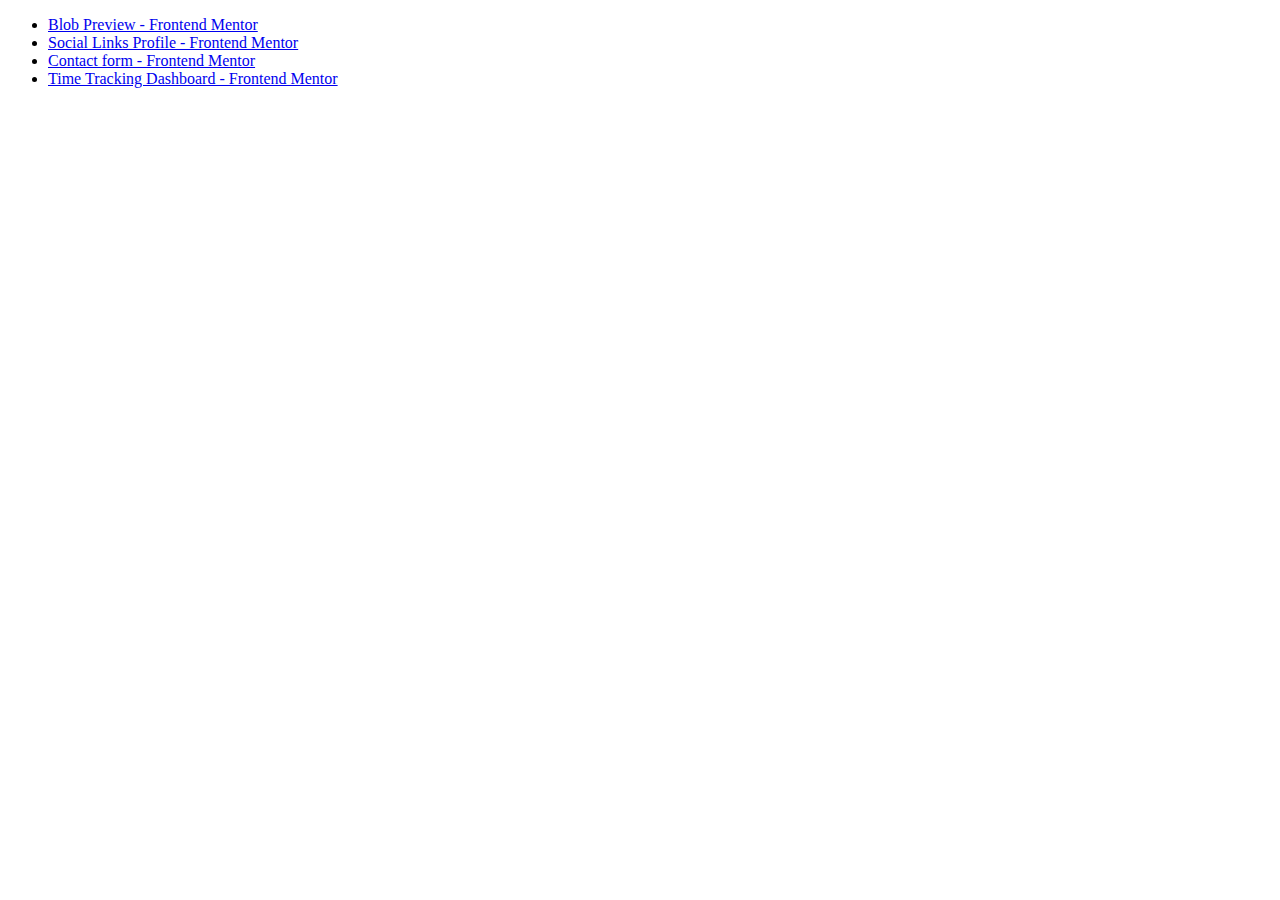
<file: index.html>
<!DOCTYPE html>
<html lang="en">
  <head>
    <meta charset="UTF-8" />
    <meta name="viewport" content="width=device-width, initial-scale=1.0" />
    <title>HTML Challenges</title>
  </head>
  <body>
    <main>
      <ul>
        <li>
          <a href="./src/pages/blog-preview">Blob Preview - Frontend Mentor</a>
        </li>
        <li>
          <a href="./src/pages/social-links-profile"
            >Social Links Profile - Frontend Mentor</a
          >
        </li>
        <li>
          <a href="./src/pages/contact-form-main/"
            >Contact form - Frontend Mentor</a
          >
        </li>
        <li>
          <a href="./src/pages/time-tracking-dashboard/"
            >Time Tracking Dashboard - Frontend Mentor</a
          >
        </li>
      </ul>
    </main>
  </body>
</html>
</file>
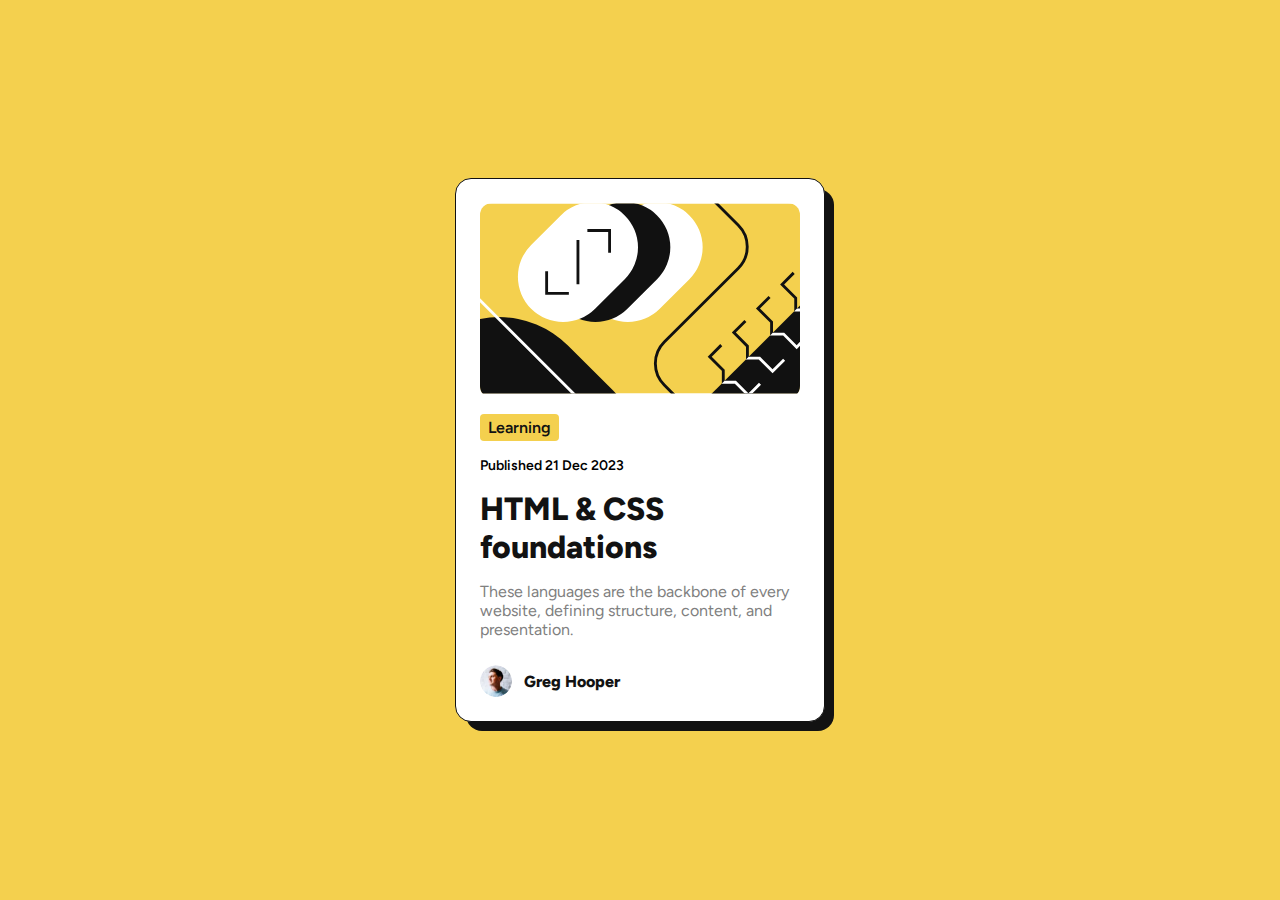
<file: blog-preview/index.html>
<!DOCTYPE html>
<html lang="en">
  <head>
    <meta charset="UTF-8" />
    <meta name="viewport" content="width=device-width, initial-scale=1.0" />
    <link
      rel="icon"
      type="image/png"
      sizes="32x32"
      href="./images/favicon-32x32.png"
    />
    <title>Blog Preview</title>

    <!-- google fonts -->
    <link rel="preconnect" href="https://fonts.googleapis.com" />
    <link rel="preconnect" href="https://fonts.gstatic.com" crossorigin />
    <link
      href="https://fonts.googleapis.com/css2?family=Figtree:ital,wght@0,300..900;1,300..900&display=swap"
      rel="stylesheet"
    />

    <!-- styles -->
    <link rel="stylesheet" href="./styles.css" />
  </head>
  <body>
    <main>
      <article class="card">
        <header class="card-header">
          <figure class="card-figure">
            <img
              src="./images/illustration-article.svg"
              alt=""
              class="card-image"
            />
          </figure>
        </header>
        <footer class="card-footer">
          <span class="card-category">Learning</span>
          <p class="card-date">Published 21 Dec 2023</p>
          <h1 class="card-title">HTML & CSS foundations</h1>
          <p class="card-description">
            These languages are the backbone of every website, defining
            structure, content, and presentation.
          </p>
          <div class="card-user">
            <figure class="card-avatar">
              <img
                src="./images/image-avatar.webp"
                alt=""
                class="card-avatar-image"
              />
            </figure>
            <p class="card-avatar-name">Greg Hooper</p>
          </div>
        </footer>
      </article>
    </main>
  </body>
</html>
</file>
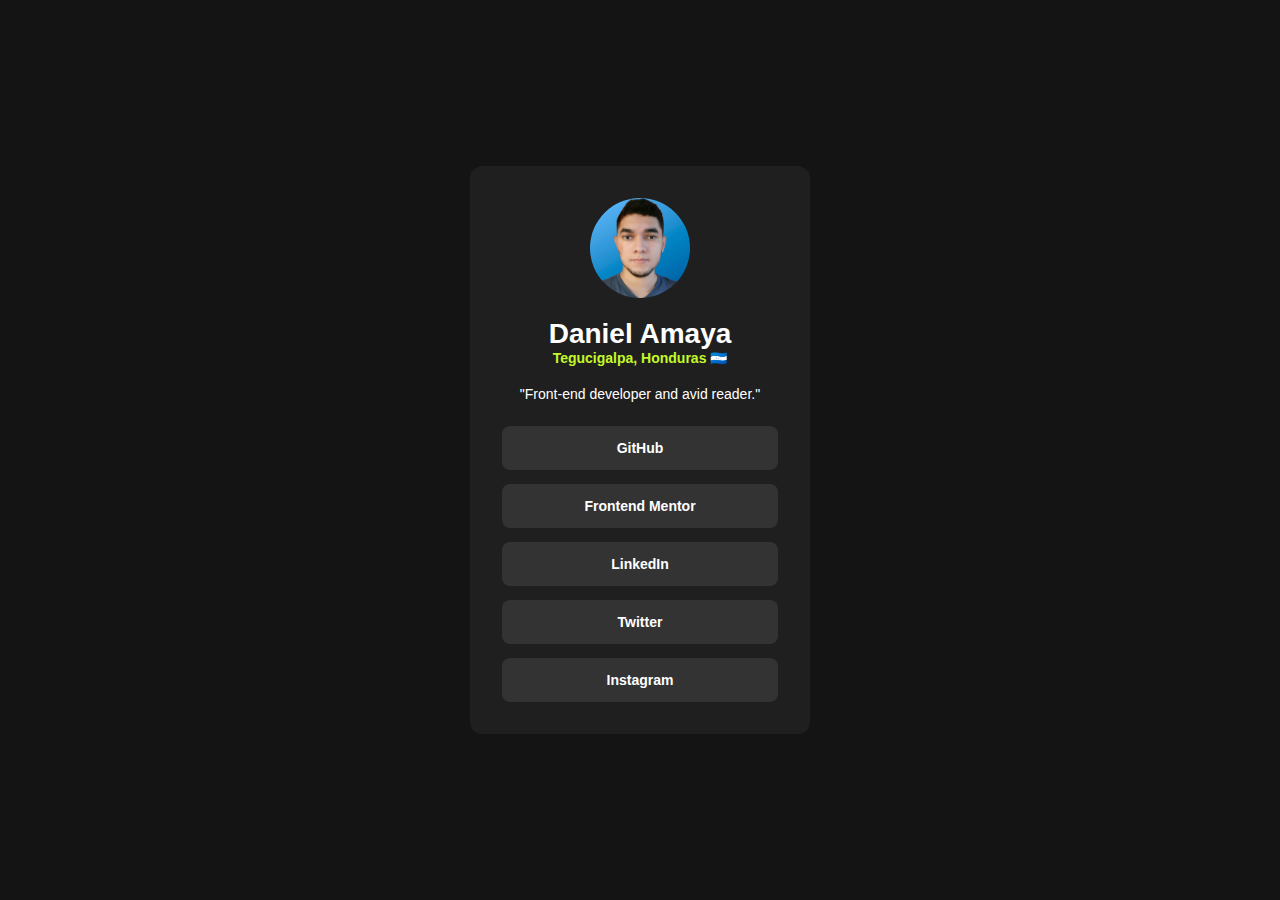
<file: social-links-profile/index.html>
<!DOCTYPE html>
<html lang="en">
  <head>
    <meta charset="UTF-8" />
    <meta name="viewport" content="width=device-width, initial-scale=1.0" />
    <title>Social Link Profile</title>

    <!-- favicon -->
    <link
      rel="icon"
      type="image/png"
      sizes="32x32"
      href="./images/favicon-32x32.png"
    />

    <!-- styles -->
    <link rel="stylesheet" href="./styles.css" />
  </head>
  <body>
    <main>
      <article class="social-container">
        <header class="social-header">
          <figure class="social-figure">
            <img
              src="./images/avatar-daniel.jpg"
              alt="Foto de Daniel Amaya"
              class="social-image"
            />
          </figure>
          <div class="social-info">
            <h1 class="social-name">Daniel Amaya</h1>
            <h2 class="social-location">Tegucigalpa, Honduras 🇭🇳</h2>
          </div>
          <p class="social-description">
            "Front-end developer and avid reader."
          </p>
        </header>
        <footer class="social-footer">
          <ul class="social-links">
            <li>
              <a
                href="https://github.com/daldev14"
                rel="noreferrer"
                target="_blank"
              >
                GitHub
              </a>
            </li>
            <li>
              <a
                href="https://www.frontendmentor.io/profile/daldev14"
                rel="noreferrer"
                target="_blank"
              >
                Frontend Mentor
              </a>
            </li>
            <li>
              <a
                href="https://www.linkedin.com/in/danielamayal/"
                rel="noreferrer"
                target="_blank"
              >
                LinkedIn
              </a>
            </li>
            <li>
              <a
                href="https://twitter.com/daldev14"
                rel="noreferrer"
                target="_blank"
              >
                Twitter
              </a>
            </li>
            <li>
              <a
                href="https://www.instagram.com/daldev14"
                rel="noreferrer"
                target="_blank"
              >
                Instagram
              </a>
            </li>
          </ul>
        </footer>
      </article>
    </main>
  </body>
</html>
</file>
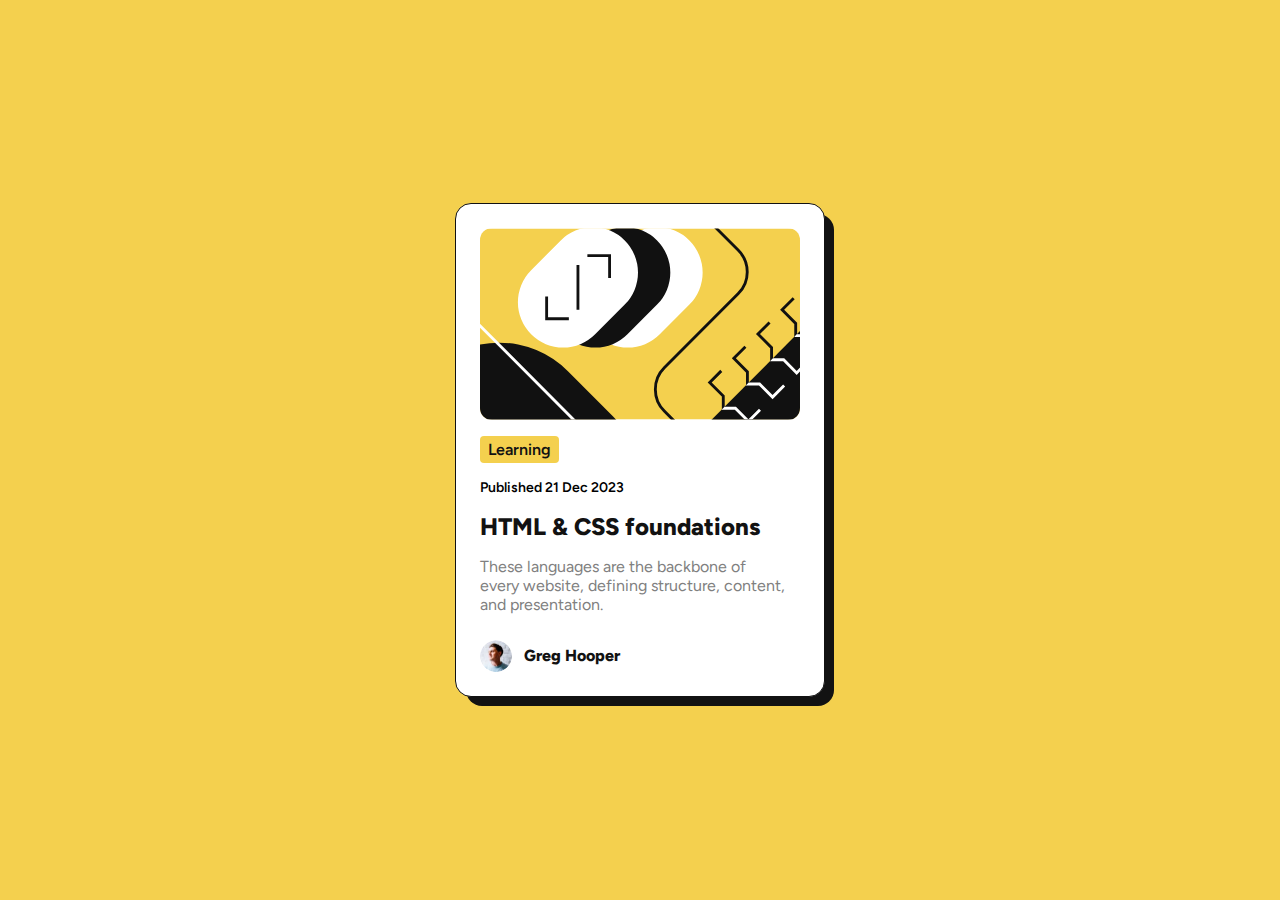
<file: src/pages/blog-preview/index.html>
<!DOCTYPE html>
<html lang="en">
  <head>
    <meta charset="UTF-8" />
    <meta name="viewport" content="width=device-width, initial-scale=1.0" />
    <link
      rel="icon"
      type="image/png"
      sizes="32x32"
      href="../../assets/favicon-32x32.png"
    />

    <title>Blog Preview</title>

    <!-- google fonts -->
    <link rel="preconnect" href="https://fonts.googleapis.com" />
    <link rel="preconnect" href="https://fonts.gstatic.com" crossorigin />
    <link
      href="https://fonts.googleapis.com/css2?family=Figtree:ital,wght@0,300..900;1,300..900&display=swap"
      rel="stylesheet"
    />

    <!-- styles -->
    <link rel="stylesheet" href="../../global.css" />
    <link rel="stylesheet" href="./styles.css" />
  </head>
  <body>
    <main>
      <article class="card">
        <header class="card-header">
          <figure class="card-figure">
            <img
              src="./images/illustration-article.svg"
              alt=""
              class="card-image"
            />
          </figure>
        </header>
        <footer class="card-footer">
          <span class="card-category">Learning</span>
          <p class="card-date">Published 21 Dec 2023</p>
          <h1 class="card-title">HTML & CSS foundations</h1>
          <p class="card-description">
            These languages are the backbone of every website, defining
            structure, content, and presentation.
          </p>
          <div class="card-user">
            <figure class="card-avatar">
              <img
                src="./images/image-avatar.webp"
                alt=""
                class="card-avatar-image"
              />
            </figure>
            <p class="card-avatar-name">Greg Hooper</p>
          </div>
        </footer>
      </article>
    </main>
  </body>
</html>
</file>
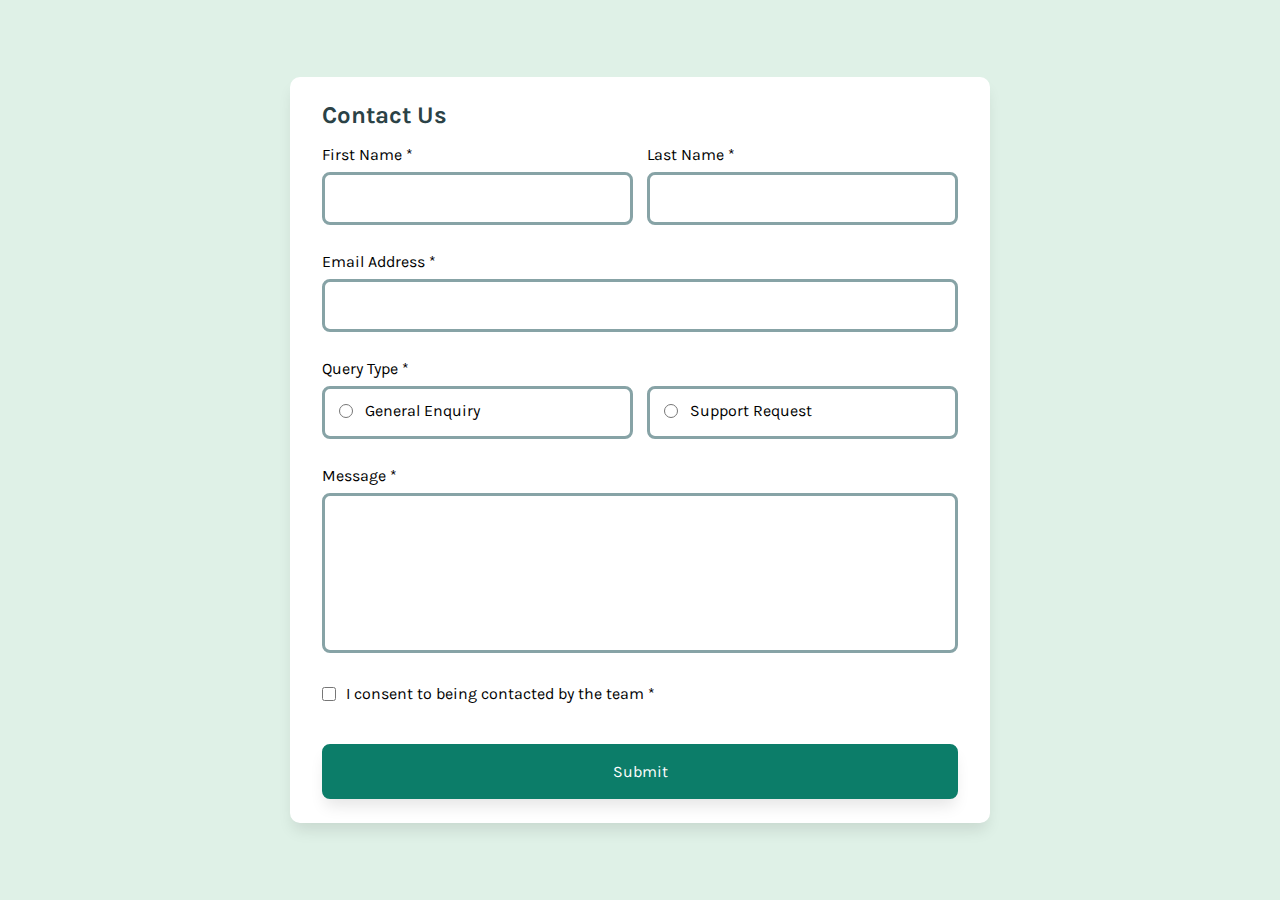
<file: src/pages/contact-form-main/index.html>
<!DOCTYPE html>
<html lang="en">
  <head>
    <meta charset="UTF-8" />
    <meta name="viewport" content="width=device-width, initial-scale=1.0" />
    <link
      rel="icon"
      type="image/png"
      sizes="32x32"
      href="../../assets/favicon-32x32.png"
    />

    <title>Contact Form</title>

    <!-- fonts -->
    <link rel="preconnect" href="https://fonts.googleapis.com" />
    <link rel="preconnect" href="https://fonts.gstatic.com" crossorigin />
    <link
      href="https://fonts.googleapis.com/css2?family=Karla:ital,wght@0,200..800;1,200..800&display=swap"
      rel="stylesheet"
    />

    <!-- styles -->
    <link rel="stylesheet" href="../../global.css" />
    <link rel="stylesheet" href="./style.css" />

    <script src="./main.js" defer></script>
  </head>
  <body>
    <main>
      <div class="alert">
        <div class="alert-wraper">
          <svg
            xmlns="http://www.w3.org/2000/svg"
            width="20"
            height="21"
            fill="none"
            viewBox="0 0 20 21"
          >
            <path
              fill="#fff"
              d="M14.28 7.72a.748.748 0 0 1 0 1.06l-5.25 5.25a.748.748 0 0 1-1.06 0l-2.25-2.25a.75.75 0 1 1 1.06-1.06l1.72 1.72 4.72-4.72a.75.75 0 0 1 1.06 0Zm5.47 2.78A9.75 9.75 0 1 1 10 .75a9.76 9.76 0 0 1 9.75 9.75Zm-1.5 0A8.25 8.25 0 1 0 10 18.75a8.26 8.26 0 0 0 8.25-8.25Z"
            />
          </svg>
          <p class="alert-title">Message Sent!</p>
        </div>

        <p class="alert-description">
          Thanks for completing the form. We'll be in touch soon!
        </p>
      </div>

      <section class="card">
        <h1 class="card-title">Contact Us</h1>

        <form class="form" id="form">
          <div class="input-group">
            <div class="input-wrap">
              <label for="firstname">First Name *</label>
              <input type="text" name="firstname" id="firstname" />

              <span class="text-error">This field is required</span>
            </div>

            <div class="input-wrap">
              <label for="lastname">Last Name *</label>
              <input type="text" name="lastname" id="lastname" />

              <span class="text-error">This field is required</span>
            </div>
          </div>

          <div class="input-wrap">
            <label for="email">Email Address *</label>
            <input type="email" name="email" id="email" />

            <span class="text-error">This field is required</span>
          </div>

          <div>
            <p>Query Type *</p>
            <div class="input-group">
              <div class="input-wrap">
                <input
                  type="radio"
                  name="querytype"
                  id="general-enquiry"
                  value="General Enquiry"
                />
                <label for="general-enquiry">General Enquiry</label>
              </div>

              <div class="input-wrap">
                <input
                  type="radio"
                  name="querytype"
                  id="support-request"
                  value="Support Request"
                />
                <label for="support-request">Support Request</label>
              </div>
            </div>

            <span class="text-error">Please select a query type</span>
          </div>

          <div class="input-wrap">
            <label for="message">Message *</label>
            <textarea name="message" id="message"></textarea>

            <span class="text-error">This field is required</span>
          </div>

          <div>
            <div class="input-wrap">
              <input type="checkbox" name="config" id="config" name="config" />
              <label for="config"
                >I consent to being contacted by the team *</label
              >
            </div>
            <span class="text-error"
              >To submit this form, please consent to being contacted</span
            >
          </div>

          <button type="submit" id="btn-submit">Submit</button>
        </form>
      </section>
    </main>
  </body>
</html>
</file>
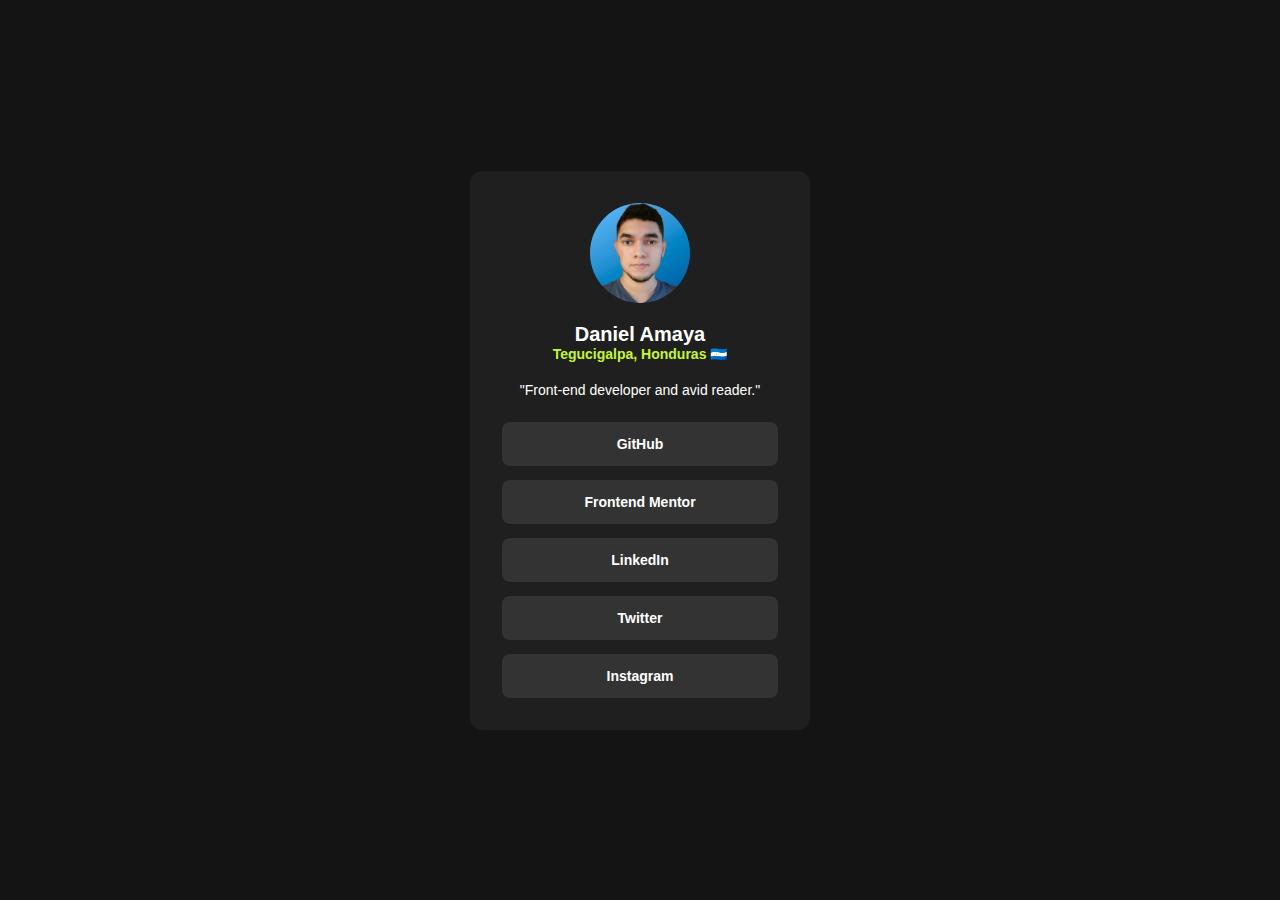
<file: src/pages/social-links-profile/index.html>
<!DOCTYPE html>
<html lang="en">
  <head>
    <meta charset="UTF-8" />
    <meta name="viewport" content="width=device-width, initial-scale=1.0" />
    <link
      rel="icon"
      type="image/png"
      sizes="32x32"
      href="../../assets/favicon-32x32.png"
    />
    <title>Social Link Profile</title>

    <!-- styles -->
    <link rel="stylesheet" href="../../global.css" />
    <link rel="stylesheet" href="./styles.css" />
  </head>
  <body>
    <main>
      <article class="social-container">
        <header class="social-header">
          <figure class="social-figure">
            <img
              src="./images/avatar-daniel.jpg"
              alt="Foto de Daniel Amaya"
              class="social-image"
            />
          </figure>
          <div class="social-info">
            <h1 class="social-name">Daniel Amaya</h1>
            <h2 class="social-location">Tegucigalpa, Honduras 🇭🇳</h2>
          </div>
          <p class="social-description">
            "Front-end developer and avid reader."
          </p>
        </header>
        <footer class="social-footer">
          <ul class="social-links">
            <li>
              <a
                href="https://github.com/daldev14"
                rel="noreferrer"
                target="_blank"
              >
                GitHub
              </a>
            </li>
            <li>
              <a
                href="https://www.frontendmentor.io/profile/daldev14"
                rel="noreferrer"
                target="_blank"
              >
                Frontend Mentor
              </a>
            </li>
            <li>
              <a
                href="https://www.linkedin.com/in/danielamayal/"
                rel="noreferrer"
                target="_blank"
              >
                LinkedIn
              </a>
            </li>
            <li>
              <a
                href="https://twitter.com/daldev14"
                rel="noreferrer"
                target="_blank"
              >
                Twitter
              </a>
            </li>
            <li>
              <a
                href="https://www.instagram.com/daldev14"
                rel="noreferrer"
                target="_blank"
              >
                Instagram
              </a>
            </li>
          </ul>
        </footer>
      </article>
    </main>
  </body>
</html>
</file>
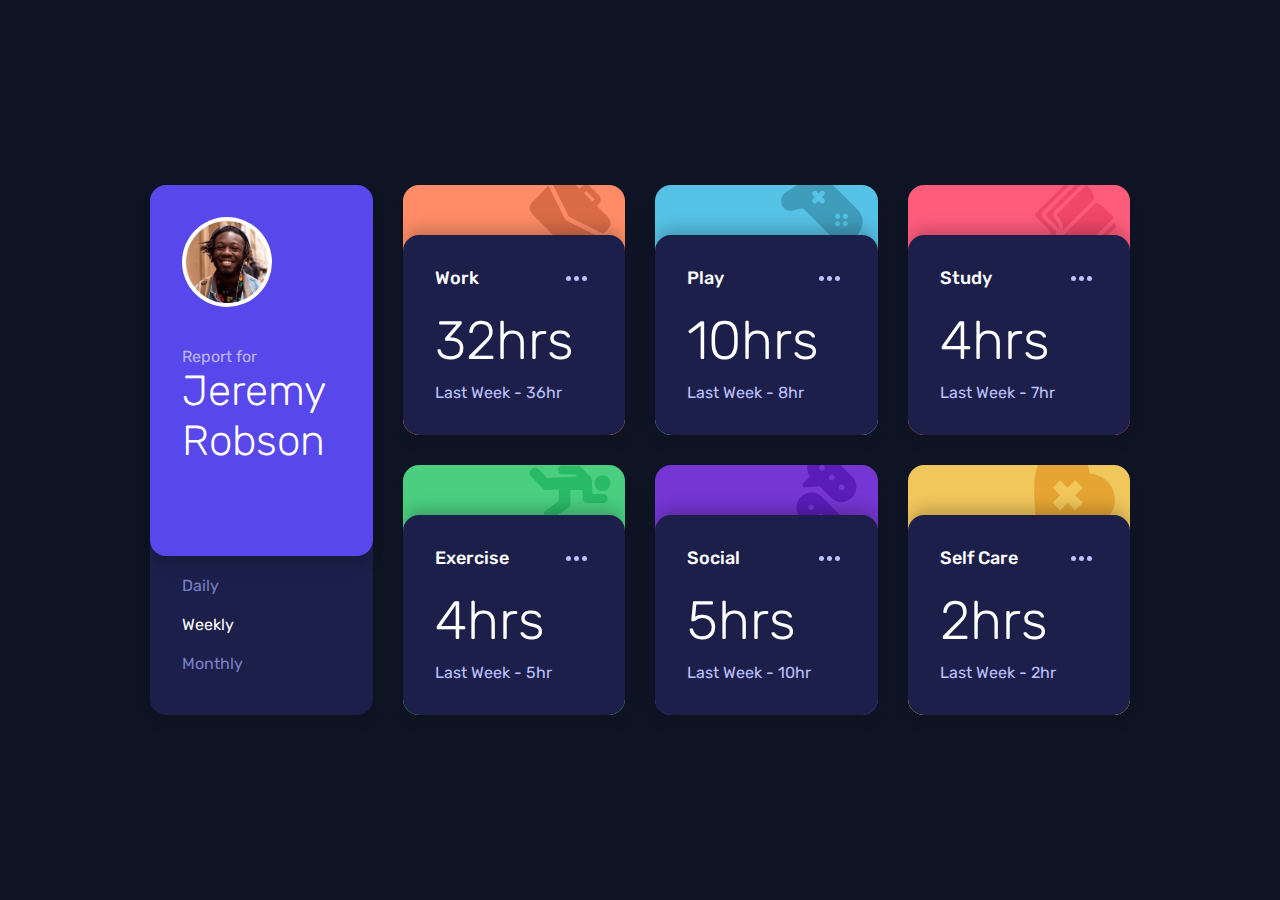
<file: src/pages/time-tracking-dashboard/index.html>
<!DOCTYPE html>
<html lang="en">
  <head>
    <meta charset="UTF-8" />
    <meta name="viewport" content="width=device-width, initial-scale=1.0" />
    <link
      rel="icon"
      type="image/png"
      sizes="32x32"
      href="../../assets/favicon-32x32.png"
    />

    <title>Document</title>

    <!-- fonts -->
    <link rel="preconnect" href="https://fonts.googleapis.com" />
    <link rel="preconnect" href="https://fonts.gstatic.com" crossorigin />
    <link
      href="https://fonts.googleapis.com/css2?family=Rubik:ital,wght@0,300..900;1,300..900&display=swap"
      rel="stylesheet"
    />

    <!-- styles -->
    <link rel="stylesheet" href="../../global.css" />
    <link rel="stylesheet" href="./styles.css" />
  </head>
  <body>
    <main>
      <div class="dashboard">
        <section class="usercard">
          <div class="card-info">
            <figure class="card-image">
              <img src="./assets/image-jeremy.png" alt="image" />
            </figure>
            <div class="card-username">
              <p>Report for</p>
              <h2>Jeremy Robson</h2>
            </div>
          </div>
          <ul class="card-controls">
            <li>
              <input
                type="radio"
                name="controls"
                id="control-daily"
                value="daily"
              />
              <label for="control-daily">Daily</label>
            </li>
            <li>
              <input
                type="radio"
                name="controls"
                id="control-weekly"
                value="weekly"
                checked
              />
              <label for="control-weekly">Weekly</label>
            </li>
            <li>
              <input
                type="radio"
                name="controls"
                id="control-monthly"
                value="monthly"
              />
              <label for="control-monthly">Monthly</label>
            </li>
          </ul>
        </section>
        <section class="tracker-container">
          <time-tracking-card category></time-tracking-card>
          <time-tracking-card category="play"></time-tracking-card>
          <time-tracking-card category="study"></time-tracking-card>
          <time-tracking-card category="exercise"></time-tracking-card>
          <time-tracking-card category="social"></time-tracking-card>
          <time-tracking-card category="selfcare"></time-tracking-card>
        </section>
      </div>
    </main>
    <script src="./index.js" type="module"></script>
  </body>
</html>
</file>
<file: blog-preview/styles.css>
:root {
  --yellow: hsl(47, 88%, 63%);
  --white: hsl(0, 0%, 100%);
  --grey: hsl(0, 0%, 50%);
  --black: hsl(0, 0%, 7%);
}

* {
  box-sizing: border-box;
  padding: 0;
  margin: 0;
}

body {
  width: 100dvw;
  height: 100dvh;
  padding: 0 30px;
  font-size: 1rem;
  font-family: 'Figtree', sans-serif;
  background-color: var(--yellow);
}

main {
  display: grid;
  place-content: center;
  height: 100%;
}

.card {
  position: relative;
  max-width: 370px;
  padding: 24px;
  border-radius: 16px;
  background-color: var(--white);
  border: 1px solid var(--black);
}

.card::after {
  content: '';
  width: 100%;
  height: 100%;
  border-radius: inherit;
  position: absolute;
  bottom: -10px;
  right: -10px;
  z-index: -1;
  background-color: var(--black);
}

/* .card-header {} */
.card-figure {
  width: 100%;
  overflow: hidden;
  border-radius: 12px;
}

.card-image {
  width: 100%;
  height: 100%;
}

.card-footer {
  display: flex;
  flex-direction: column;
  gap: 1rem;
  padding-top: 16px;
}

.card-category {
  width: fit-content;
  padding: 4px 8px;
  border-radius: 4px;
  font-weight: 600;
  background-color: var(--yellow);
  color: var(--black);
}

.card-date {
  font-size: 14px;
  font-weight: 600;
}

.card-title {
  font-weight: 800;
  color: var(--black);
  cursor: pointer;
  transition: color 300ms ease;
}

.card-title:hover {
  color: var(--yellow);
}

.card-description {
  color: var(--grey);
}

.card-user {
  display: flex;
  align-items: center;
  gap: 12px;
  margin-top: 10px;
}

.card-avatar {
  overflow: hidden;
  width: 32px;
  aspect-ratio: 1/1;
  border-radius: 50%;
}

.card-avatar-image {
  width: 100%;
  height: 100%;
}

.card-avatar-name {
  font-weight: 800;
  color: var(--black);
}
</file>
<file: social-links-profile/styles.css>
:root {
  --green: hsl(75, 94%, 57%);
  --white: hsl(0, 0%, 100%);
  --grey: hsl(0, 0%, 20%);
  --dark-grey: hsl(0, 0%, 12%);
  --off-black: hsl(0, 0%, 8%);
}

* {
  box-sizing: border-box;
  padding: 0;
  margin: 0;
}

body {
  width: 100dvw;
  height: 100dvh;
  font-family: 'Inter', sans-serif;
  background-color: var(--off-black);
  font-size: 0.875rem; /* 14px */
}

main {
  display: grid;
  place-content: center;
  height: 100%;
}

.social-container {
  width: 340px;
  padding: 32px;
  border-radius: 12px;
  background-color: var(--dark-grey);
}

.social-header {
  display: flex;
  flex-direction: column;
  align-items: center;
  gap: 20px;
  text-align: center;
}

.social-figure {
  width: 100px;
  overflow: hidden;
  border-radius: 50%;
  aspect-ratio: 1/1;
}

.social-image {
  width: 100%;
  height: 100%;
}

.social-name {
  color: var(--white);
  font-weight: 700;
}

.social-location {
  color: var(--green);
  font-size: inherit;
}

.social-description {
  color: var(--white);
}

.social-footer {
  padding-top: 24px;
}

.social-links {
  display: flex;
  flex-direction: column;
  gap: 14px;
}

.social-links > li {
  list-style: none;
  width: 100%;
}

.social-links li a {
  display: inline-block;
  width: 100%;
  padding: 14px 0;
  border-radius: 8px;
  text-decoration: none;
  text-align: center;
  color: var(--white);
  background-color: var(--grey);
  font-weight: 600;
  transition: all 300ms ease;
}

.social-links li a:hover {
  color: var(--dark-grey);
  background-color: var(--green);
}
</file>
<file: src/global.css>
* {
  min-width: 0;
  font: inherit;
}

*,
*::before,
*::after {
  box-sizing: border-box;
}

body,
main {
  margin: 0;
  min-height: 100dvh;
}

h1,
h2,
h3,
h4,
h5,
h6 {
  text-wrap: balance;
}

p {
  text-wrap: pretty;
}

img,
video,
svg {
  display: block;
  height: auto;
  max-width: 100%;
}
</file>
<file: src/pages/blog-preview/styles.css>
:root {
  --yellow: hsl(47, 88%, 63%);
  --white: hsl(0, 0%, 100%);
  --grey: hsl(0, 0%, 50%);
  --black: hsl(0, 0%, 7%);
}

* {
  box-sizing: border-box;
  padding: 0;
  margin: 0;
}

body {
  width: 100dvw;
  height: 100dvh;
  padding: 0 30px;
  font-size: 1rem;
  font-family: 'Figtree', sans-serif;
  background-color: var(--yellow);
}

main {
  display: grid;
  place-content: center;
  height: 100%;
}

.card {
  position: relative;
  max-width: 370px;
  padding: 24px;
  border-radius: 16px;
  background-color: var(--white);
  border: 1px solid var(--black);
}

.card::after {
  content: '';
  width: 100%;
  height: 100%;
  border-radius: inherit;
  position: absolute;
  bottom: -10px;
  right: -10px;
  z-index: -1;
  background-color: var(--black);
}

.card-figure {
  width: 100%;
  overflow: hidden;
  border-radius: 12px;
}

.card-image {
  width: 100%;
  height: 100%;
}

.card-footer {
  display: flex;
  flex-direction: column;
  gap: 1rem;
  padding-top: 16px;
}

.card-category {
  width: fit-content;
  padding: 4px 8px;
  border-radius: 4px;
  font-weight: 600;
  background-color: var(--yellow);
  color: var(--black);
}

.card-date {
  font-size: 14px;
  font-weight: 600;
}

.card-title {
  font-size: 24px;
  font-weight: 800;
  color: var(--black);
  cursor: pointer;
  transition: color 300ms ease;
}

.card-title:hover {
  color: var(--yellow);
}

.card-description {
  color: var(--grey);
}

.card-user {
  display: flex;
  align-items: center;
  gap: 12px;
  margin-top: 10px;
}

.card-avatar {
  overflow: hidden;
  width: 32px;
  aspect-ratio: 1/1;
  border-radius: 50%;
}

.card-avatar-image {
  width: 100%;
  height: 100%;
}

.card-avatar-name {
  font-weight: 800;
  color: var(--black);
}
</file>
<file: src/pages/contact-form-main/style.css>
:root {
  --green-lighter: hsl(148, 38%, 91%);
  --green-medium: hsl(169, 82%, 27%);
  --green-medium-disabled: hsl(169, 72%, 34%);
  --red: hsl(0, 66%, 54%);

  --white: hsl(0, 0%, 100%);
  --grey-medium: hsl(186, 15%, 59%);
  --grey-darker: hsl(187, 24%, 22%);
}

html {
  font-family: 'Karla', sans-serif;
}

body {
  position: relative;
  background-color: var(--green-lighter);
}

main {
  display: grid;
  place-content: center;
  padding: 20px 14px;
}

.card {
  min-width: 100%;
  padding: 24px 32px;
  border-radius: 10px;
  background-color: var(--white);
  box-shadow: 0px 10px 15px -3px rgba(0, 0, 0, 0.1);
}

.card-title {
  font-size: 24px;
  font-weight: 700;
  color: var(--grey-darker);
  margin-top: 0;
}

.form {
  display: flex;
  flex-direction: column;
  gap: 6px;
}

.input-wrap > input,
.input-wrap > textarea,
.input-wrap:has(input[type='radio']) {
  width: 100%;
  padding: 14px;
  margin-top: 8px;
  border: 3px solid var(--grey-medium);
  border-radius: 8px;
}

.input-wrap > input:focus,
.input-wrap > textarea:focus,
.input-wrap:has(input[type='radio']:focus) {
  outline: none;
  border-color: var(--green-medium);
}

.input-wrap > input:hover,
.input-wrap > textarea:hover,
.input-wrap:has(input[type='radio']:hover) {
  border-color: var(--green-medium);
}

.input-wrap > input:disabled:hover,
.input-wrap > textarea:disabled:hover {
  border-color: var(--grey-medium);
}

.input-wrap > label,
p:has(~ .input-group) {
  display: block;
  margin: 0;
  font-size: 16px;
}

.input-wrap:has(input[type='radio']) {
  position: relative;
}

.input-wrap:has(input[type='radio']) label {
  position: absolute;
  top: 0;
  left: 0;
  width: 100%;
  height: 100%;
  padding-top: 12px;
  padding-left: 40px;
  cursor: pointer;
}

.input-wrap.input-wrap:has(input[type='radio']:checked) {
  background-color: var(--green-lighter);
  border-color: var(--green-medium);
}

.input-wrap > input[type='checkbox'],
.input-wrap > input[type='radio'] {
  width: 14px;
  height: 14px;
  margin: 0;
  accent-color: var(--green-medium);
}

.input-wrap:has(input[type='checkbox']) {
  display: flex;
  align-items: center;
}

.input-wrap:has(input[type='checkbox']) label {
  margin-left: 10px;
}

.text-error {
  visibility: hidden;
  opacity: 0;
  font-size: 14px;
  color: var(--red);
  display: block;
  margin-top: 4px;

  transition-property: all;
  transition-timing-function: cubic-bezier(0.4, 0, 0.2, 1);
  transition-duration: 200ms;
}

.show-error {
  height: auto;
  visibility: visible;
  opacity: 1;
}

.input-group {
  display: grid;
  grid-template-columns: 1fr;
  gap: 14px;
}

textarea {
  resize: none;
  height: 15em;
}

button {
  width: 100%;
  padding: 16px 0;
  margin-top: 14px;
  border: 2px solid var(--green-medium);
  border-radius: 8px;
  color: var(--white);
  background-color: var(--green-medium);
  box-shadow: 0px 10px 15px -3px rgba(0, 0, 0, 0.1);
  cursor: pointer;

  transition-property: all;
  transition-timing-function: cubic-bezier(0.4, 0, 0.2, 1);
  transition-duration: 300ms;
}

button:hover {
  background-color: hsl(169, 86%, 23%);
}

button:disabled {
  cursor: none;
  pointer-events: none;
  background-color: var(--green-medium-disabled);
}

.disabled {
  pointer-events: none;
  cursor: none;
  background-color: #fafafa;
}

.input-wrap:has(input[type='radio']:disabled) {
  pointer-events: none;
  cursor: none;
  background-color: #fafafa;
}

.alert {
  visibility: hidden;
  opacity: 0;
  position: absolute;
  top: -10%;
  left: 50%;
  transform: translate(-50%, -50%);
  width: 100%;
  max-width: 300px;
  padding: 32px;
  border-radius: 10px;
  color: var(--white);
  background-color: var(--grey-darker);
  box-shadow: 0px 10px 15px -3px rgba(0, 0, 0, 0.1);

  transition-property: all;
  transition-timing-function: cubic-bezier(0.4, 0, 0.2, 1);
  transition-duration: 300ms;
}

.show-alert {
  visibility: visible;
  opacity: 1;
  top: 10%;
}

.alert-wraper {
  display: flex;
  align-items: center;
  gap: 10px;
}

.alert-wraper > svg {
  --size: 16px;
  width: var(--size);
  height: var(--size);
}

.alert-title {
  font-size: 16px;
  font-weight: 700;
  margin: 0;
}

.alert-description {
  font-size: 14px;
  margin: 0;
  margin-top: 10px;
}

@media screen and (min-width: 375px) {
  .alert {
    max-width: 360px;
  }
}

@media screen and (min-width: 768px) {
  .card {
    width: 700px;
  }

  .input-group {
    grid-template-columns: repeat(2, 1fr);
  }

  textarea {
    height: 10em;
  }

  .alert {
    width: 100%;
    max-width: 470px;
  }

  .alert-wraper > svg {
    --size: 20px;
  }

  .alert-title {
    font-size: 20px;
  }

  .alert-description {
    font-size: 16px;
  }
}
</file>
<file: src/pages/social-links-profile/styles.css>
:root {
  --green: hsl(75, 94%, 57%);
  --white: hsl(0, 0%, 100%);
  --grey: hsl(0, 0%, 20%);
  --dark-grey: hsl(0, 0%, 12%);
  --off-black: hsl(0, 0%, 8%);
}

* {
  box-sizing: border-box;
  padding: 0;
  margin: 0;
}

body {
  width: 100dvw;
  height: 100dvh;
  font-family: 'Inter', sans-serif;
  background-color: var(--off-black);
  font-size: 0.875rem; /* 14px */
}

main {
  display: grid;
  place-content: center;
  height: 100%;
}

.social-container {
  width: 340px;
  padding: 32px;
  border-radius: 12px;
  background-color: var(--dark-grey);
}

.social-header {
  display: flex;
  flex-direction: column;
  align-items: center;
  gap: 20px;
  text-align: center;
}

.social-figure {
  width: 100px;
  overflow: hidden;
  border-radius: 50%;
  aspect-ratio: 1/1;
}

.social-image {
  width: 100%;
  height: 100%;
}

.social-name {
  color: var(--white);
  font-size: 20px;
  font-weight: 700;
}

.social-location {
  color: var(--green);
  font-size: inherit;
  font-weight: 700;
}

.social-description {
  color: var(--white);
}

.social-footer {
  padding-top: 24px;
}

.social-links {
  display: flex;
  flex-direction: column;
  gap: 14px;
}

.social-links > li {
  list-style: none;
  width: 100%;
}

.social-links li a {
  display: inline-block;
  width: 100%;
  padding: 14px 0;
  border-radius: 8px;
  text-decoration: none;
  text-align: center;
  color: var(--white);
  background-color: var(--grey);
  font-weight: 600;
  transition: all 300ms ease;
}

.social-links li a:hover {
  color: var(--dark-grey);
  background-color: var(--green);
}
</file>
<file: src/pages/time-tracking-dashboard/styles.css>
:root {
  --blue: hsl(246, 80%, 60%);

  --light-red-work: hsl(15, 100%, 70%);
  --soft-blue-play: hsl(195, 74%, 62%);
  --light-red-study: hsl(348, 100%, 68%);
  --lime-green-exercise: hsl(145, 58%, 55%);
  --violet-social: hsl(264, 64%, 52%);
  --soft-orange-self-care: hsl(43, 84%, 65%);

  --very-dark-blue: hsl(226, 43%, 10%);
  --dark-blue: hsl(235, 46%, 20%);
  --desaturated-blue: hsl(235, 45%, 61%);
  --pale-blue: hsl(236, 100%, 87%);

  --rounded: 16px;
}

html {
  font-family: 'Rubik', sans-serif;
}

body {
  background: var(--very-dark-blue);
}

main {
  display: grid;
  place-items: center;
  width: 100%;
  padding: 16px;
}

h1,
h2,
h3,
h4,
h5,
h6,
p {
  margin: 0;
}

.dashboard {
  width: 100%;
  display: grid;
  gap: 30px;
}

.tracker-container {
  display: grid;
  gap: 30px;
}

@media screen and (min-width: 768px) {
  .dashboard {
    width: 100%;
  }

  .tracker-container {
    grid-template-columns: repeat(2, 1fr);
  }
}

@media screen and (min-width: 1024px) {
  .dashboard {
    width: 980px;
    flex-direction: row;
    grid-template-columns: repeat(4, 1fr);
  }

  .tracker-container {
    grid-column: 2 / -1;
    grid-template-columns: repeat(3, 1fr);
  }
}

@media screen and (min-width: 1440px) {
  .dashboard {
    width: 1200px;
  }
}

/* #####################################33 */

.usercard {
  background-color: var(--dark-blue);
  border-radius: var(--rounded);
  color: #fff;

  box-shadow: 0px 10px 15px -3px rgba(0, 0, 0, 0.1);
}

.card-info {
  display: flex;
  align-items: center;
  gap: 16px;

  width: 100%;
  padding: 32px;

  background-color: var(--blue);
  border-radius: var(--rounded);

  box-shadow: 0px 10px 15px -3px rgba(0, 0, 0, 0.2);
}

.card-image {
  --size: 60px;
  width: var(--size);
  height: var(--size);
  margin: 0;

  background-color: #fff;
  border-radius: 100%;

  display: flex;
  align-items: center;
  justify-content: center;
}

.card-info img {
  width: calc(var(--size) - 9%);
}

.card-username {
  flex-grow: 1;
}

.card-username h2 {
  font-size: 20px;
  font-weight: 300;
}

.card-username p {
  font-size: 14px;
  color: rgba(255, 255, 255, 0.6);
}

.card-controls {
  display: flex;
  justify-content: space-between;
  padding: 20px 32px;
  margin: 0;
  list-style: none;
  color: #7b80c7;
  font-weight: 400;
}

.card-controls li input[type='radio'] {
  display: none;
}

.card-controls li label {
  cursor: pointer;

  transition-property: color;
  transition-timing-function: cubic-bezier(0.4, 0, 0.2, 1);
  transition-duration: 200ms;
}

.card-controls li label:hover {
  color: #fff;
}

.card-controls li input[type='radio']:checked ~ label {
  color: #fff;
}

@media screen and (min-width: 768px) {
  .card-controls {
    justify-content: center;
    gap: 30px;
  }
}

@media screen and (min-width: 1024px) {
  .card-info {
    flex-direction: column;
    justify-content: flex-start;
    align-items: flex-start;
    gap: 40px;
    height: 70%;
  }

  .card-image {
    --size: 90px;
  }

  .card-username p {
    font-size: 16px;
  }

  .card-username h2 {
    font-size: 42px;
  }

  .card-controls {
    flex-direction: column;
    gap: 20px;
  }
}
</file>
